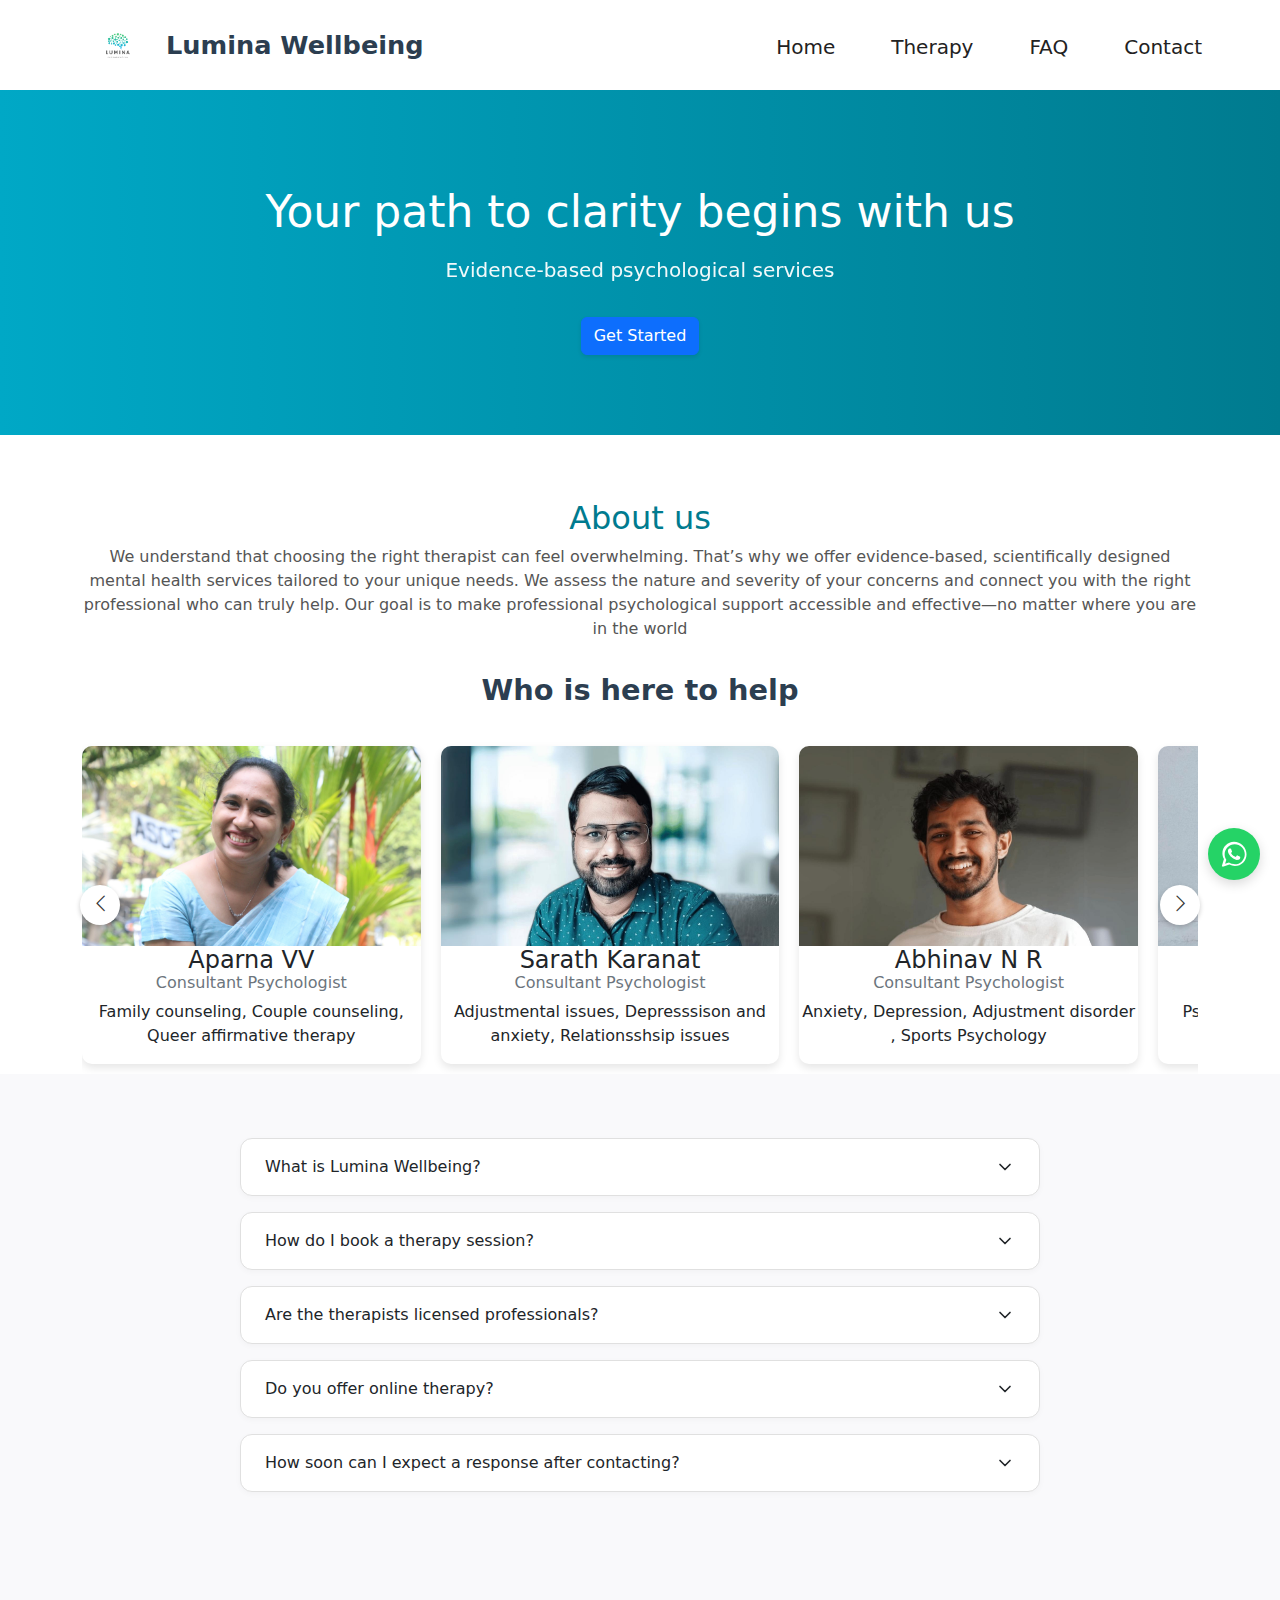
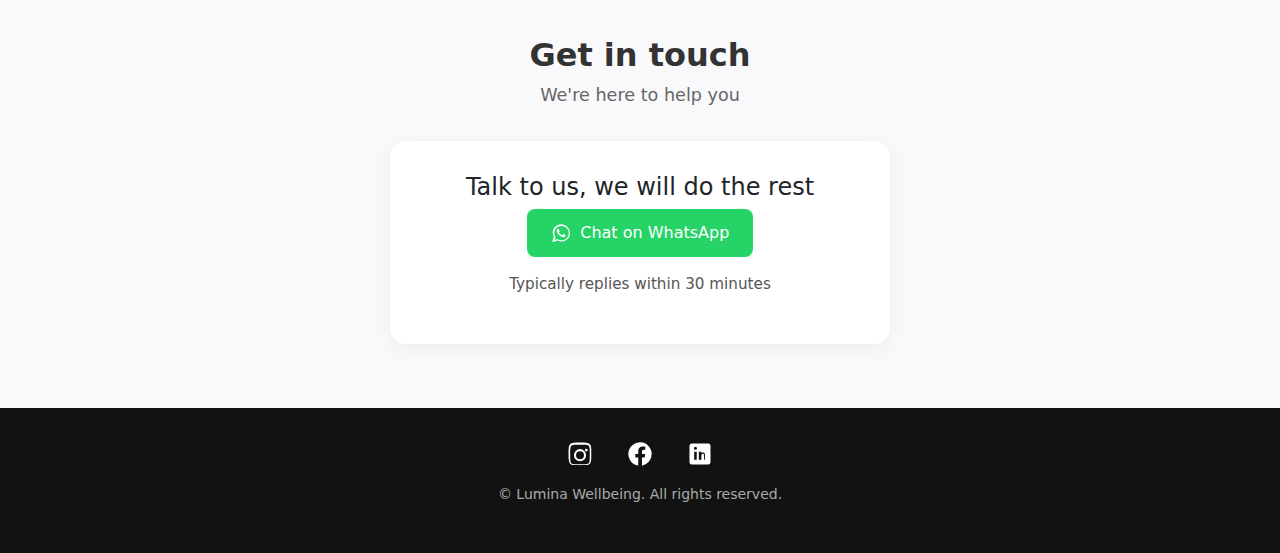
<file: index.html>
<!DOCTYPE html>
<html lang="en">
<head>
  <meta charset="UTF-8" />
  <meta name="viewport" content="width=device-width, initial-scale=1.0"/>
  <title>Lumina Wellbeing | Mental Health Services</title>
  <meta name="description" content="Professional psychological services with evidence-based therapy approaches">

  <!-- Preconnect and Preload -->
  <link rel="preconnect" href="https://fonts.googleapis.com" />
  <link rel="preconnect" href="https://fonts.gstatic.com" crossorigin />
  <link rel="preload" href="https://fonts.googleapis.com/css2?family=Inter:wght@400;500;700&display=swap" as="style" />
  <link rel="preload" href="./css/style.css" as="style" />

  <!-- Fonts and Styles -->
  <link href="https://fonts.googleapis.com/css2?family=Inter:wght@400;500;700&display=swap" rel="stylesheet"/>
  <link rel="stylesheet" href="./css/style.css" />

  <!--bootsrap-->
  <link href="https://cdn.jsdelivr.net/npm/bootstrap@5.3.3/dist/css/bootstrap.min.css" rel="stylesheet">
  <link rel="stylesheet" href="https://cdn.jsdelivr.net/npm/bootstrap-icons@1.11.1/font/bootstrap-icons.css">

  <!-- Favicon -->
  <link rel="icon" href="./images/favicon.ico" type="image/x-icon" />
  <link rel="apple-touch-icon" href="./images/apple-touch-icon.png" />
</head>
<body>
  <!-- Header -->
  <header class="bg-white shadow-sm">
    <nav class="navbar navbar-expand-lg navbar-light container">
      <a class="navbar-brand d-flex align-items-center gap-3 text-decoration-none" href="#">
        <a class="navbar-brand d-flex align-items-center gap-3 text-decoration-none" href="#">
          <img src="./images/logo.png" alt="Lumina Logo" class="logo-img" loading="lazy">
          <span class="brand-name">Lumina Wellbeing</span>
        </a>
        
      
      <button class="navbar-toggler" type="button" data-bs-toggle="collapse" data-bs-target="#navbarNav" 
        aria-controls="navbarNav" aria-expanded="false" aria-label="Toggle navigation">
        <span class="navbar-toggler-icon"></span>
      </button>
      <div class="collapse navbar-collapse justify-content-end" id="navbarNav">
        <ul class="navbar-nav">
          <li class="nav-item">
            <a class="nav-link" href="#home">Home</a>
          </li>
          <li class="nav-item">
            <a class="nav-link" href="#therapy">Therapy</a>
          </li>
          <li class="nav-item">
            <a class="nav-link" href="#faq">FAQ</a>
          </li>
          <li class="nav-item">
            <a class="nav-link" href="#contact">Contact</a>
          </li>
        </ul>
      </div>
    </nav>
  </header>

  <!-- Main Content -->
  <main>
    <section id="home" class="hero">
      <div class="container">
        <h1 class="hero-title">Your path to clarity begins with us</h1>
        <p class="hero-subtitle">Evidence-based psychological services</p>
        <div class="hero-cta">
          <a href="#contact" class="btn btn-primary">Get Started</a>
        </div>
      </div>
      <div class="hero-overlay"></div>
    </section>

    <section id="therapy" class="therapy mb-0">
      <div class="container">
        <div class="section-header">
          <h2 class="section-title">About us</h2>
          <p class="section-description">We understand that choosing the right therapist can feel overwhelming. That’s why we offer evidence-based, scientifically designed mental health services tailored to your unique needs. We assess the nature and severity of your concerns and connect you with the right professional who can truly help. Our goal is to make professional psychological support accessible and effective—no matter where you are in the world</p>
        </div>
        <div class="sectionContent">
          <h1 class="Asentence mb-1">Who is here to help</h1>
        </div>
      </div>
    </section>
    <section class="therapist-gallery-scroll pt-0 pb-0">
      <div class="container position-relative">
        <!-- Arrows -->
        <button class="scroll-arrow left" aria-label="Scroll left"><i class="bi bi-chevron-left"></i></button>
    
        <!-- Track -->
        <div class="scroll-track">
          <div class="scroll-container text-center">
            <!-- Original Cards -->
            <div class="therapist-card">
              <img src="./images/1.jpeg" alt="Aparna VV">
              <div class="card-body">
                <h4>Aparna VV</h4>
                <h6 class="text-secondary title">Consultant Psychologist</h6>
                <p>Family counseling, Couple counseling, Queer affirmative therapy</p>
              </div>
            </div>
            <div class="therapist-card">
              <img src="./images/6.jpeg" alt="Sarath karana">
              <div class="card-body">
                <h4>Sarath Karanat</h4>
                <h6 class="text-secondary title" >Consultant Psychologist</h6>
                <p>Adjustmental issues, Depresssison and anxiety, Relationsshsip issues</p>
              </div>
            </div>
            <div class="therapist-card">
              <img src="./images/2.jpeg" alt="Abhinav N R ">
              <div class="card-body">
                <h4>Abhinav N R </h4>
                <h6 class="text-secondary title">Consultant Psychologist</h6>
                <p>Anxiety, Depression, Adjustment disorder , Sports Psychology</p>
              </div>
            </div>
            <div class="therapist-card">
              <img src="./images/4.jpeg" alt="Ananya P">
              <div class="card-body">
                <h4>Ananya P</h4>
                <h6 class="text-secondary title">Clinical psychologist</h6>
                <p>Psychotherapy for clinical disorders, Couple therapy</p>
              </div>
            </div>
            <div class="therapist-card">
              <img src="./images/7.jpeg" alt="Riyas rumi">
              <div class="card-body">
                <h4>Riyas Rumi</h4>
                <h6 class="text-secondary title">Career counselor</h6>
                <p>Career Aptitude testing, Career counseling, Psychotherapy</p>
              </div>
            </div>
            <div class="therapist-card">
              <img src="./images/9.jpeg" alt="Denna Mariya">
              <div class="card-body">
                <h4>Denna Mariya</h4>
                <h6 class="text-secondary title">Consultant Psychologist</h6>
                <p>Behavioural issues (Children),Adjustmental disorder</p>
              </div>
            </div>
            <div class="therapist-card">
              <img src="./images/8.jpeg" alt="Anjima CT">
              <div class="card-body">
                <h4>Anjima CT</h4>
                <h6 class="text-secondary title">Consultant Psychologist</h6>
                <p>ADHD, Behavioural issues (Children), Adjustmental disorder</p>
              </div>
            </div>
            <div class="therapist-card">
              <img src="./images/3.jpeg" alt="Mohasin V">
              <div class="card-body">
                <h4>Mohasin V</h4>
                <h6 class="text-secondary title">Counseling and Sports psychologist</h6>
                <p> Adjustmental disorder, Psychological support to sports persons</p>
              </div>
            </div>
            <div class="therapist-card">
              <img src="./images/12.jpeg" alt="Adhila Haroon">
              <div class="card-body">
                <h4>Adhila Haroon</h4>
                <h6 class="text-secondary title">Consultant Psychologist</h6>
                <p>Trauma informed care, Anxiety.</p>
              </div>
            </div>
            <div class="therapist-card">
              <img src="./images/11.jpeg" alt="Avinash AC">
              <div class="card-body">
                <h4>Avinash AC</h4>
                <h6 class="text-secondary title">Consultant Psychologist</h6>
                <p>Anxiety, Couple counseling</p>
              </div>
            </div>
            <div class="therapist-card">
              <img src="./images/10.jpeg" alt="Ajmal CP">
              <div class="card-body">
                <h4>Ajmal CP</h4>
                <h6 class="text-secondary title">Consultant Psychologist</h6>
                <p>Existential counseling, Couple counseling.</p>
              </div>
            </div>
            <div class="therapist-card">
              <img src="./images/5.jpg" alt="DR Vivek">
              <div class="card-body">
                <h4>DR Vivek</h4>
                <h6 class="text-secondary title">Consultant psychiatrist</h6>
                <p>Psychatric problems</p>
              </div>
            </div>
          </div>
        </div>
    
        <button class="scroll-arrow right" aria-label="Scroll right"><i class="bi bi-chevron-right"></i></button>
      </div>
    </section>

    <section id="faq" class="faq">
      <div class="faq-accordion">
        <details class="faq-item">
          <summary class="faq-question">
            What is Lumina Wellbeing?
            <svg class="accordion-icon" viewBox="0 0 24 24" fill="none">
              <path d="M6 9L12 15L18 9" stroke="currentColor" stroke-width="2" stroke-linecap="round" stroke-linejoin="round" />
            </svg>
          </summary>
          <div class="faq-answer">
            <p>Lumina Wellbeing offers evidence-based therapy tailored to individual needs, helping clients achieve mental clarity and emotional resilience.</p>
          </div>
        </details>
      
        <details class="faq-item">
          <summary class="faq-question">
            How do I book a therapy session?
            <svg class="accordion-icon" viewBox="0 0 24 24" fill="none">
              <path d="M6 9L12 15L18 9" stroke="currentColor" stroke-width="2" stroke-linecap="round" stroke-linejoin="round" />
            </svg>
          </summary>
          <div class="faq-answer">
            <p>You can book a session through our website by clicking on “Book Session” or directly messaging us via WhatsApp for faster coordination.</p>
          </div>
        </details>
      
        <details class="faq-item">
          <summary class="faq-question">
            Are the therapists licensed professionals?
            <svg class="accordion-icon" viewBox="0 0 24 24" fill="none">
              <path d="M6 9L12 15L18 9" stroke="currentColor" stroke-width="2" stroke-linecap="round" stroke-linejoin="round" />
            </svg>
          </summary>
          <div class="faq-answer">
            <p>Yes, all our therapists are certified, experienced, and follow ethical standards for psychological care.</p>
          </div>
        </details>
      
        <details class="faq-item">
          <summary class="faq-question">
            Do you offer online therapy?
            <svg class="accordion-icon" viewBox="0 0 24 24" fill="none">
              <path d="M6 9L12 15L18 9" stroke="currentColor" stroke-width="2" stroke-linecap="round" stroke-linejoin="round" />
            </svg>
          </summary>
          <div class="faq-answer">
            <p>Yes, we provide flexible online sessions via secure video platforms, allowing you to connect from the comfort of your home.</p>
          </div>
        </details>
      
        <details class="faq-item">
          <summary class="faq-question">
            How soon can I expect a response after contacting?
            <svg class="accordion-icon" viewBox="0 0 24 24" fill="none">
              <path d="M6 9L12 15L18 9" stroke="currentColor" stroke-width="2" stroke-linecap="round" stroke-linejoin="round" />
            </svg>
          </summary>
          <div class="faq-answer">
            <p>We typically respond within 30 minutes during working hours via WhatsApp or email.</p>
          </div>
        </details>
      </div>
      
    </section>

    <section id="contact" class="contact">
      <div class="container">
        <div class="section-header">
          <h2 class="section-title">Get in touch</h2>
          <p class="section-description">We're here to help you</p>
        </div>
        <div class="contact-content">
          <div class="contact-info">
            <h4>Talk to us, we will do the rest</h4>
            <a href="https://wa.me/918281944181?text=Hello%20Lumina%20Solutions%2C%20I'd%20like%20to%20learn%20more%20about%20your%20therapy%20services."  class="whatsapp-btn">
              <img src="./images/whatsapp.svg" alt="" aria-hidden="true" />
              Chat on WhatsApp
            </a>
            <p class="response-time">Typically replies within 30 minutes</p>
          </div>
        </div>
      </div>
    </section>
  </main>

  <!-- Footer -->
  <footer class="footer">
    <div class="container">
      <div class="footer-social">
        <a href="https://www.instagram.com/luminawellbeing_" target="_blank" aria-label="Instagram">
          <img src="./images/instagram.svg" alt="Instagram" />
        </a>
        <a href="https://www.facebook.com/share/1BXPpG7U9v/" target="_blank" aria-label="Facebook">
          <img src="./images/facebook.svg" alt="Facebook" />
        </a>
        <a href="https://www.linkedin.com/in/LuminaPsychologicalSolutions" target="_blank" aria-label="LinkedIn">
          <img src="./images/linkedin.svg" alt="LinkedIn" />
        </a>
      </div>
      <div class="footer-bottom">
        <p>&copy; <span id="current-year"></span> Lumina Wellbeing. All rights reserved.</p>
      </div>
    </div>
  </footer>
  

  <a href="https://wa.me/918281944181?text=Hello%20Lumina%20Solutions%2C%20I'd%20like%20to%20learn%20more%20about%20your%20therapy%20services."  
   class="whatsapp-float" 
   target="_blank" 
   aria-label="Chat with us on WhatsApp">
  <img src="./images/whatsapp.svg" alt="WhatsApp Icon" />
</a>

  
  
  <script src="./js/script.js" defer></script>
  <script src="https://cdn.jsdelivr.net/npm/bootstrap@5.3.3/dist/js/bootstrap.bundle.min.js"></script>
  <script>
    document.addEventListener('DOMContentLoaded', function() {
    const track = document.querySelector('.scroll-track');
    const container = document.querySelector('.scroll-container');
    const cards = document.querySelectorAll('.therapist-card');
    const leftArrow = document.querySelector('.scroll-arrow.left');
    const rightArrow = document.querySelector('.scroll-arrow.right');
    
    // Calculate card width including margin
    const cardStyle = window.getComputedStyle(cards[0]);
    const cardWidth = cards[0].offsetWidth + 
      parseInt(cardStyle.marginLeft) + 
      parseInt(cardStyle.marginRight);
    
    // Arrow click functionality
    leftArrow.addEventListener('click', () => {
      track.scrollBy({
        left: -cardWidth,
        behavior: 'smooth'
      });
    });
    
    rightArrow.addEventListener('click', () => {
      track.scrollBy({
        left: cardWidth,
        behavior: 'smooth'
      });
    });
    
    // Touch/swipe functionality
    let touchStartX = 0;
    let touchEndX = 0;
    
    track.addEventListener('touchstart', (e) => {
      touchStartX = e.changedTouches[0].screenX;
    }, {passive: true});
    
    track.addEventListener('touchend', (e) => {
      touchEndX = e.changedTouches[0].screenX;
      handleSwipe();
    }, {passive: true});
    
    // Mouse drag functionality for desktop
    let isDown = false;
    let startX;
    let scrollLeft;
    
    track.addEventListener('mousedown', (e) => {
      isDown = true;
      startX = e.pageX - track.offsetLeft;
      scrollLeft = track.scrollLeft;
    });
    
    track.addEventListener('mouseleave', () => {
      isDown = false;
    });
    
    track.addEventListener('mouseup', () => {
      isDown = false;
    });
    
    track.addEventListener('mousemove', (e) => {
      if(!isDown) return;
      e.preventDefault();
      const x = e.pageX - track.offsetLeft;
      const walk = (x - startX) * 2; // Scroll-fastness
      track.scrollLeft = scrollLeft - walk;
    });
    
    function handleSwipe() {
      const threshold = 50; // Minimum swipe distance
      
      if (touchEndX < touchStartX - threshold) {
        // Swipe left
        track.scrollBy({
          left: cardWidth,
          behavior: 'smooth'
        });
      } else if (touchEndX > touchStartX + threshold) {
        // Swipe right
        track.scrollBy({
          left: -cardWidth,
          behavior: 'smooth'
        });
      }
    }
    
    // Hide arrows when at extremes
    function checkArrows() {
      leftArrow.style.display = track.scrollLeft <= 0 ? 'none' : 'flex';
      rightArrow.style.display = track.scrollLeft >= (container.scrollWidth - track.offsetWidth) ? 'none' : 'flex';
    }
    
    track.addEventListener('scroll', checkArrows);
    window.addEventListener('resize', checkArrows);
    checkArrows();
  });
  </script> 
</body>
</html>
</file>
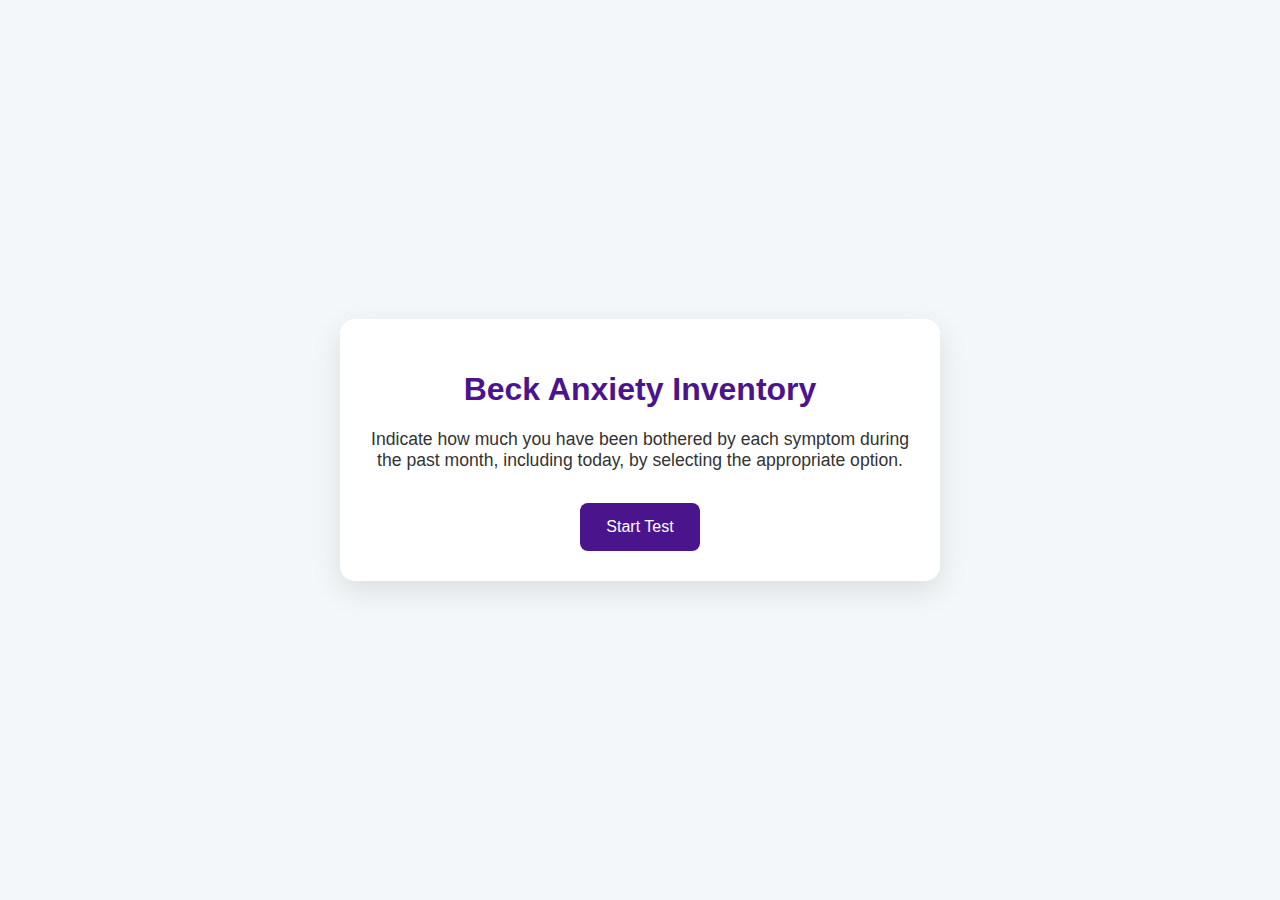
<file: AnxietyTest.html>
<!DOCTYPE html>
<html lang="en">
<head>
    <meta charset="UTF-8" />
    <meta name="viewport" content="width=device-width, initial-scale=1.0" />
    <title>Beck Anxiety Inventory</title>
    <style>
        :root {
            --primary-color: #4A148C; /* Deep Purple */
            --secondary-color: #7E57C2; /* Lighter Purple */
            --accent-color: #007BFF; /* Bright Blue */
            --background-color: #f4f7f9;
            --text-color: #333;
            --container-bg: #ffffff;
            --success-color: #28a745; /* Green */
            --info-color: #ffc107;    /* Yellow */
            --warning-color: #fd7e14; /* Orange */
            --danger-color: #dc3545;  /* Red */
        }

        body {
            font-family: -apple-system, BlinkMacSystemFont, 'Segoe UI', Roboto, Oxygen,
                Ubuntu, Cantarell, 'Open Sans', 'Helvetica Neue', sans-serif;
            background: var(--background-color);
            display: flex;
            justify-content: center;
            align-items: center;
            min-height: 100vh;
            margin: 0;
            padding: 1rem;
            box-sizing: border-box;
        }

        .app-container {
            width: 100%;
            max-width: 600px;
        }

        .app {
            background: var(--container-bg);
            border-radius: 15px;
            padding: 30px;
            box-shadow: 0 10px 30px rgba(0, 0, 0, 0.1);
            text-align: center;
            transition: opacity 0.5s ease-in-out;
        }

        .app.fade-out {
            opacity: 0;
        }

        h1, h2 {
            color: var(--primary-color);
        }
        
        .start-page p {
            color: var(--text-color);
            margin-bottom: 2rem;
            font-size: 1.1rem;
        }

        .progress-bar {
            width: 100%;
            background: #e0e0e0;
            border-radius: 10px;
            overflow: hidden;
            margin-bottom: 20px;
        }

        .progress {
            height: 10px;
            background: linear-gradient(90deg, var(--accent-color), var(--secondary-color));
            transition: width 0.3s ease-in-out;
        }
        
        .question-section p {
            font-size: 1.3rem;
            color: var(--text-color);
            margin-bottom: 20px;
            min-height: 60px;
        }

        .options {
            display: flex;
            flex-direction: column;
            align-items: center;
            margin-bottom: 20px;
        }

        .options div {
            width: 100%;
            margin: 5px 0;
        }

        .options label {
            background: #f8f9fa;
            border: 2px solid #dee2e6;
            border-radius: 10px;
            padding: 15px;
            width: 100%;
            cursor: pointer;
            transition: background 0.2s, transform 0.1s;
            display: block;
            box-sizing: border-box;
        }

        .options label:hover {
            background: #e9ecef;
            transform: scale(1.02);
        }
        
        .options input[type='radio'] {
            display: none;
        }

        .options input[type='radio']:checked + label {
            background: var(--secondary-color);
            color: white;
            border-color: var(--primary-color);
        }

        .navigation {
            display: flex;
            justify-content: space-between;
            margin-top: 1rem;
        }

        button {
            background-color: var(--primary-color);
            color: white;
            border: none;
            padding: 15px 0;
            width: 120px;
            text-align: center;
            text-decoration: none;
            display: inline-block;
            font-size: 1rem;
            cursor: pointer;
            border-radius: 8px;
            transition: background-color 0.3s, transform 0.1s;
        }
        
        button.back-btn {
            background-color: var(--secondary-color);
        }

        button:hover:not(:disabled) {
            background-color: #311B92; /* Darker Purple */
            transform: scale(1.05);
        }
        
        button.back-btn:hover:not(:disabled) {
            background-color: #5E35B1; /* Darker Lighter Purple */
        }

        button:disabled {
            background-color: #cccccc;
            cursor: not-allowed;
        }

        .results-section {
            text-align: center;
        }

        .results-section .interpretation-level {
            font-size: 1.8rem;
            font-weight: bold;
            margin: 1.5rem 0 0.5rem;
            text-align: center;
        }
        .results-section .interpretation-level.minimal { color: var(--success-color); }
        .results-section .interpretation-level.mild { color: var(--info-color); }
        .results-section .interpretation-level.moderate { color: var(--warning-color); }
        .results-section .interpretation-level.severe { color: var(--danger-color); }
        
        .results-section .interpretation-text {
            font-size: 1.1rem;
            color: var(--text-color);
            margin-bottom: 1.5rem;
        }

        .results-section p {
            font-size: 1.1rem;
        }

        .results-section strong {
            font-size: 1.3rem;
        }
        
        .disclaimer {
            font-size: 0.9rem;
            color: var(--secondary-color);
            margin-top: 2rem;
            text-align: justify;
        }
    </style>
     <script async src="https://www.googletagmanager.com/gtag/js?id=G-KN44E87X3Q"></script>
    <script>
    window.dataLayer = window.dataLayer || [];
    function gtag(){dataLayer.push(arguments);}
    gtag('js', new Date());

    gtag('config', 'G-KN44E87X3Q');
    </script>
    
</head>
<body>
    <div id="app-root" class="app-container"></div>

    <script>
        const questions = [
            { text: "Numbness or tingling" },
            { text: "Feeling hot" },
            { text: "Wobbliness in legs" },
            { text: "Unable to relax" },
            { text: "Fear of worst happening" },
            { text: "Dizzy or lightheaded" },
            { text: "Heart pounding / racing" },
            { text: "Unsteady" },
            { text: "Terrified or afraid" },
            { text: "Nervous" },
            { text: "Feeling of choking" },
            { text: "Hands trembling" },
            { text: "Shaky / unsteady" },
            { text: "Fear of losing control" },
            { text: "Difficulty in breathing" },
            { text: "Fear of dying" },
            { text: "Scared" },
            { text: "Indigestion" },
            { text: "Faint / lightheaded" },
            { text: "Face flushed" },
            { text: "Hot / cold sweats" },
        ];

        let currentQuestion = 0;
        let scores = Array(questions.length).fill(null);
        let appState = 'start'; // 'start', 'test', 'results'

        function getInterpretation(score) {
            if (score >= 0 && score <= 7) {
                return { level: "Minimal Anxiety", description: "You are experiencing a minimal level of anxiety. Your symptoms are likely not disruptive to your daily life.", className: "minimal" };
            } else if (score >= 8 && score <= 15) {
                return { level: "Mild Anxiety", description: "You are experiencing a mild level of anxiety. While your symptoms may be uncomfortable, they are likely manageable.", className: "mild" };
            } else if (score >= 16 && score <= 25) {
                return { level: "Moderate Anxiety", description: "You are experiencing a moderate level of anxiety. Your symptoms may be causing you some distress and interfering with your daily activities.", className: "moderate" };
            } else {
                return { level: "Severe Anxiety", description: "You are experiencing a severe level of anxiety. Your symptoms are likely causing you significant distress and are probably interfering with your daily life.", className: "severe" };
            }
        }
        
        function render() {
            const appRoot = document.getElementById('app-root');
            appRoot.innerHTML = '';
            const appDiv = document.createElement('div');
            appDiv.className = 'app';
            appRoot.appendChild(appDiv);

            if (appState === 'start') {
                appDiv.innerHTML = `
                    <div class="start-page">
                        <h1>Beck Anxiety Inventory</h1>
                        <p>Indicate how much you have been bothered by each symptom during the past month, including today, by selecting the appropriate option.</p>
                        <button onclick="startTest()">Start Test</button>
                    </div>
                `;
            } else if (appState === 'test') {
                const currentQ = questions[currentQuestion];
                appDiv.innerHTML = `
                    <div class="question-section">
                        <div class="progress-bar">
                            <div class="progress" style="width: ${((currentQuestion) / questions.length) * 100}%;"></div>
                        </div>
                        <p>${currentQ.text}</p>
                        <div class="options">
                            ${[
                                { score: 0, label: "Not at all" },
                                { score: 1, label: "Mildly, but it didn’t bother me much" },
                                { score: 2, label: "Moderately – it wasn’t pleasant at times" },
                                { score: 3, label: "Severely – it bothered me a lot" },
                            ].map(({ score, label }) => `
                                <div>
                                    <input
                                        type="radio"
                                        id="option-${score}"
                                        name="question-${currentQuestion}"
                                        value="${score}"
                                        onchange="handleScoreChange(${score})"
                                    />
                                    <label for="option-${score}">${label}</label>
                                </div>
                            `).join('')}
                        </div>
                        <div class="navigation">
                            <button class="back-btn" onclick="goBack()">Back</button>
                        </div>
                    </div>
                `;
            } else if (appState === 'results') {
             
                const totalScore = scores.reduce((acc, curr) => acc + curr, 0);
                const interpretation = getInterpretation(totalScore);
                appDiv.innerHTML = `
                    <div class="results-section">
                        <h2>Your Results</h2>
                        <p>Your total score is: <strong>${totalScore}/63</strong></p>
                        <h3 class="interpretation-level ${interpretation.className}">${interpretation.level}</h3>
                        <p class="interpretation-text">${interpretation.description}</p>
                        <p class="disclaimer">
                            <strong>Disclaimer:</strong> This is a self-report inventory. The results are for informational purposes only and should not be considered a substitute for a professional psychological evaluation. For a proper diagnosis and treatment, please consult a qualified mental health professional.
                        </p>
                         <div class="navigation">
                            <button onclick="resetTest()">Take Again</button>
                        </div>
                    </div>
                `;
            }
        }
        
        function handleScoreChange(score) {
            scores[currentQuestion] = score;
            
            const appDiv = document.querySelector('.app');
            appDiv.classList.add('fade-out');

            setTimeout(() => {
                if (currentQuestion < questions.length - 1) {
                    currentQuestion++;
                } else {
                  const totalScore = scores.reduce((a, b) => a + b, 0);

                  gtag('event', 'test_completed', {
                    test_name: 'beck_anxiety_inventory',
                    total_score: totalScore
                });
                    appState = 'results';
                }
                render();
                const newAppDiv = document.querySelector('.app');
                newAppDiv.classList.add('fade-out');
                setTimeout(() => newAppDiv.classList.remove('fade-out'), 10);
            }, 500);
        }

        function startTest() {
          gtag('event', 'test_started', {
            test_name: 'Beck_Anxiety_Inventory'
          });
          appState = 'test';
          render();
        }

        function goBack() {
             const appDiv = document.querySelector('.app');
            appDiv.classList.add('fade-out');

            setTimeout(() => {
                if(appState === 'results'){
                    appState = 'test';
                } else if (appState === 'test' && currentQuestion > 0) {
                    currentQuestion--;
                } else {
                    appState = 'start';
                }
                render();
                 const newAppDiv = document.querySelector('.app');
                newAppDiv.classList.add('fade-out');
                setTimeout(() => newAppDiv.classList.remove('fade-out'), 10);
            }, 500);
        }

        function resetTest() {
            currentQuestion = 0;
            scores = Array(questions.length).fill(null);
            appState = 'start';
            render();
        }

        document.addEventListener('DOMContentLoaded', render);

      window.addEventListener('load', () => {
  gtag('event', 'page_loaded_test', {
    page_name: 'beck_anxiety_inventory'
  });
});

    </script>
</body>
</html>
</file>
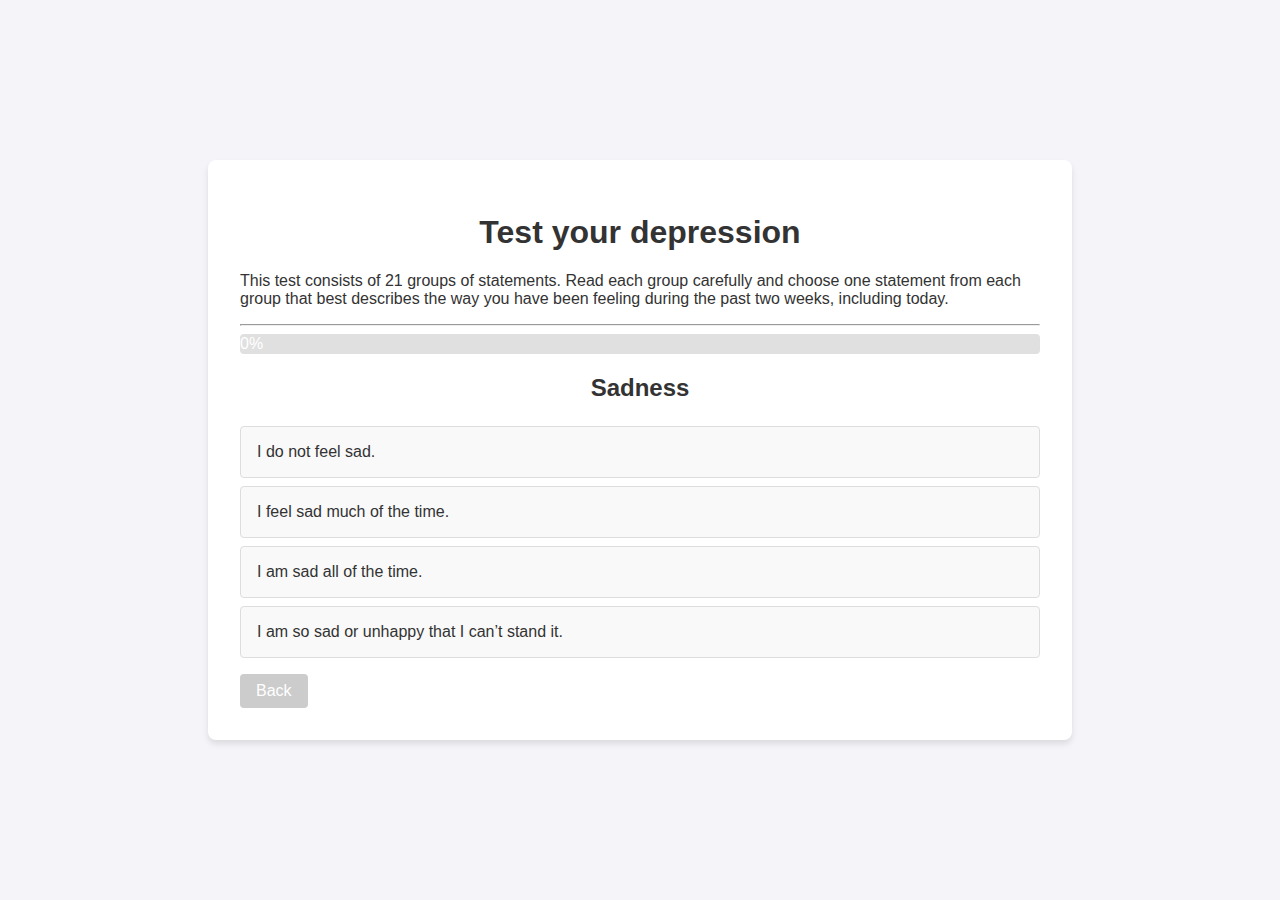
<file: depression-test.html>
<!DOCTYPE html>
<html lang="en">
<head>
  <meta charset="UTF-8">
  <meta name="viewport" content="width=device-width, initial-scale=1.0">
  <title>Beck Depression Inventory</title>
  <style>
    body {
      font-family: -apple-system, BlinkMacSystemFont, 'Segoe UI', Roboto, 'Helvetica Neue', Arial, sans-serif;
      background-color: #f4f4f9;
      color: #333;
      display: flex;
      justify-content: center;
      align-items: center;
      min-height: 100vh;
      margin: 0;
    }
    .container {
      background: #fff;
      padding: 2rem;
      border-radius: 8px;
      box-shadow: 0 4px 6px rgba(0, 0, 0, 0.1);
      max-width: 800px;
      width: 100%;
      margin: 1rem;
    }
    h1, h2 {
      text-align: center;
    }
    .question {
      margin-bottom: 1.5rem;
    }
    .options {
      list-style: none;
      padding: 0;
    }
    .options li {
      background: #f9f9f9;
      border: 1px solid #ddd;
      border-radius: 4px;
      margin-bottom: 0.5rem;
      padding: 1rem;
      cursor: pointer;
      transition: background-color 0.2s;
    }
    .options li:hover {
      background-color: #e9e9e9;
    }
    .progress-bar {
      width: 100%;
      background-color: #e0e0e0;
      border-radius: 4px;
      overflow: hidden;
      margin-bottom: 1rem;
    }
    .progress {
      width: 0;
      height: 20px;
      background-color: #76c7c0;
      text-align: center;
      line-height: 20px;
      color: white;
      transition: width 0.3s;
    }
    .results {
      text-align: center;
    }
    .disclaimer {
      background-color: #fff3cd;
      border: 1px solid #ffeeba;
      border-radius: 4px;
      padding: 1rem;
      margin-top: 1rem;
    }
    .navigation {
      display: flex;
      justify-content: space-between;
      margin-top: 1rem;
    }
    .btn {
      background-color: #76c7c0;
      color: white;
      border: none;
      padding: 0.5rem 1rem;
      border-radius: 4px;
      cursor: pointer;
      font-size: 1rem;
    }
    .btn:disabled {
      background-color: #ccc;
      cursor: not-allowed;
    }
    @media (max-width: 600px) {
      .container {
        padding: 1rem;
      }
    }
  </style>
</head>
<body>
  <div class="container" id="quiz-container">
    <h1>Test your depression</h1>
    <p>This test consists of 21 groups of statements. Read each group carefully and choose one statement from each group that best describes the way you have been feeling during the past two weeks, including today.</p>
        <hr>
    <div class="progress-bar">
      <div class="progress" id="progress">0%</div>
    </div>
    <div id="question-container"></div>
  </div>

  <script>
    const questions = [
      {
        question: "Sadness",
        options: [
          { text: "I do not feel sad.", score: 0 },
          { text: "I feel sad much of the time.", score: 1 },
          { text: "I am sad all of the time.", score: 2 },
          { text: "I am so sad or unhappy that I can’t stand it.", score: 3 },
        ],
      },
      {
        question: "Pessimism",
        options: [
          { text: "I am not discouraged about my future.", score: 0 },
          { text: "I feel more discouraged about my future than I used to be.", score: 1 },
          { text: "I do not expect things to work out for me.", score: 2 },
          { text: "I feel my future is hopeless and will only get worse.", score: 3 },
        ],
      },
      {
        question: "Past Failure",
        options: [
          { text: "I do not feel like a failure.", score: 0 },
          { text: "I have failed more than I should have.", score: 1 },
          { text: "As I look back, I see a lot of failures.", score: 2 },
          { text: "I feel I am a total failure as a person.", score: 3 },
        ],
      },
      {
        question: "Loss of Pleasure",
        options: [
          { text: "I get as much pleasure as I ever did from the things I enjoy.", score: 0 },
          { text: "I don’t enjoy things as much as I used to.", score: 1 },
          { text: "I get very little pleasure from the things I used to enjoy.", score: 2 },
          { text: "I can’t get any pleasure from the things I used to enjoy.", score: 3 },
        ],
      },
      {
        question: "Guilty Feelings",
        options: [
          { text: "I don’t feel particularly guilty.", score: 0 },
          { text: "I feel guilty over many things I have done or should have done.", score: 1 },
          { text: "I feel quite guilty most of the time.", score: 2 },
          { text: "I feel guilty all of the time.", score: 3 },
        ],
      },
      {
        question: "Punishment Feelings",
        options: [
          { text: "I don’t feel I am being punished.", score: 0 },
          { text: "I feel I may be punished.", score: 1 },
          { text: "I expect to be punished.", score: 2 },
          { text: "I feel I am being punished.", score: 3 },
        ],
      },
      {
        question: "Self-Dislike",
        options: [
          { text: "I feel the same about myself as ever.", score: 0 },
          { text: "I have lost confidence in myself.", score: 1 },
          { text: "I am disappointed in myself.", score: 2 },
          { text: "I dislike myself.", score: 3 },
        ],
      },
      {
        question: "Self-Criticalness",
        options: [
          { text: "I don’t criticize or blame myself more than usual.", score: 0 },
          { text: "I criticize myself more often than I used to.", score: 1 },
          { text: "I blame myself for all of my faults.", score: 2 },
          { text: "I blame myself for everything bad that happens.", score: 3 },
        ],
      },
      {
        question: "Suicidal Thoughts or Wishes",
        options: [
          { text: "I don’t have any thoughts of killing myself.", score: 0 },
          { text: "I have thoughts of killing myself, but I would not carry them out.", score: 1 },
          { text: "I would like to kill myself.", score: 2 },
          { text: "I would kill myself if I had the chance.", score: 3 },
        ],
      },
      {
        question: "Crying",
        options: [
          { text: "I don’t cry any more than I used to.", score: 0 },
          { text: "I cry more than I used to.", score: 1 },
          { text: "I cry over every little thing.", score: 2 },
          { text: "I feel like crying, but I can’t.", score: 3 },
        ],
      },
      {
        question: "Agitation",
        options: [
          { text: "I am no more restless or wound up than usual.", score: 0 },
          { text: "I feel more restless or wound up than usual.", score: 1 },
          { text: "I am so restless or agitated that it’s hard to stay still.", score: 2 },
          { text: "I am so restless or agitated that I have to keep moving or doing something.", score: 3 },
        ],
      },
      {
        question: "Loss of Interest",
        options: [
          { text: "I have not lost interest in other people or activities.", score: 0 },
          { text: "I am less interested in other people or things than before.", score: 1 },
          { text: "I have lost most of my interest in other people or things.", score: 2 },
          { text: "It’s hard to get interested in anything.", score: 3 },
        ],
      },
      {
        question: "Indecisiveness",
        options: [
          { text: "I make decisions about as well as ever.", score: 0 },
          { text: "I find it more difficult to make decisions than usual.", score: 1 },
          { text: "I have much greater difficulty making decisions than I used to.", score: 2 },
          { text: "I have trouble making any decisions.", score: 3 },
        ],
      },
      {
        question: "Worthlessness",
        options: [
          { text: "I do not feel I am worthless.", score: 0 },
          { text: "I don’t consider myself as worthwhile and useful as I used to be.", score: 1 },
          { text: "I feel more worthless as compared to other people.", score: 2 },
          { text: "I feel utterly worthless.", score: 3 },
        ],
      },
      {
        question: "Loss of Energy",
        options: [
          { text: "I have as much energy as ever.", score: 0 },
          { text: "I have less energy than I used to have.", score: 1 },
          { text: "I don’t have enough energy to do very much.", score: 2 },
          { text: "I don’t have enough energy to do anything.", score: 3 },
        ],
      },
      {
        question: "Changes in Sleeping Pattern",
        options: [
          { text: "I have not experienced any change in my sleeping pattern.", score: 0 },
          { text: "I sleep somewhat more than usual.", score: 1 },
          { text: "I sleep somewhat less than usual.", score: 1 },
          { text: "I sleep a lot more than usual.", score: 2 },
          { text: "I sleep a lot less than usual.", score: 2 },
          { text: "I sleep most of the day.", score: 3 },
          { text: "I wake up 1–2 hours early and can’t get back to sleep.", score: 3 },
        ],
      },
      {
        question: "Irritability",
        options: [
          { text: "I am no more irritable than usual.", score: 0 },
          { text: "I am more irritable than usual.", score: 1 },
          { text: "I am much more irritable than usual.", score: 2 },
          { text: "I am irritable all the time.", score: 3 },
        ],
      },
      {
        question: "Changes in Appetite",
        options: [
          { text: "I have not experienced any change in my appetite.", score: 0 },
          { text: "My appetite is somewhat less than usual.", score: 1 },
          { text: "My appetite is somewhat greater than usual.", score: 1 },
          { text: "My appetite is much less than usual.", score: 2 },
          { text: "My appetite is much greater than usual.", score: 2 },
          { text: "I have no appetite at all.", score: 3 },
          { text: "I crave food all the time.", score: 3 },
        ],
      },
      {
        question: "Concentration Difficulty",
        options: [
          { text: "I can concentrate as well as ever.", score: 0 },
          { text: "I can’t concentrate as well as usual.", score: 1 },
          { text: "It’s hard to keep my mind on anything for very long.", score: 2 },
          { text: "I find I can’t concentrate on anything.", score: 3 },
        ],
      },
      {
        question: "Tiredness or Fatigue",
        options: [
          { text: "I am no more tired or fatigued than usual.", score: 0 },
          { text: "I get tired or fatigued more easily than usual.", score: 1 },
          { text: "I am too tired or fatigued to do most of the things I used to do.", score: 2 },
          { text: "I am too tired or fatigued to do anything.", score: 3 },
        ],
      },
      {
        question: "Loss of Interest in Sex",
        options: [
          { text: "I have not noticed any recent change in my interest in sex.", score: 0 },
          { text: "I am less interested in sex than I used to be.", score: 1 },
          { text: "I am much less interested in sex now.", score: 2 },
          { text: "I have lost interest in sex completely.", score: 3 },
        ],
      },
    ];

    let currentQuestion = 0;
    let answers = [];

    const questionContainer = document.getElementById('question-container');
    const progressEl = document.getElementById('progress');
    const quizContainer = document.getElementById('quiz-container');

    function showQuestion() {
      const question = questions[currentQuestion];
      const questionEl = document.createElement('div');
      questionEl.className = 'question';
      questionEl.innerHTML = `<h2>${question.question}</h2>`;
      
      const optionsEl = document.createElement('ul');
      optionsEl.className = 'options';

      question.options.forEach(option => {
        const optionEl = document.createElement('li');
        optionEl.innerText = option.text;
        optionEl.addEventListener('click', () => {
          answers.push(option.score);
          currentQuestion++;
          updateProgress();
          if (currentQuestion < questions.length) {
            showQuestion();
          } else {
            showResults();
          }
        });
        optionsEl.appendChild(optionEl);
      });

      const navigationEl = document.createElement('div');
      navigationEl.className = 'navigation';

      const backButton = document.createElement('button');
      backButton.className = 'btn';
      backButton.innerText = 'Back';
      backButton.disabled = currentQuestion === 0;
      backButton.addEventListener('click', () => {
        if (currentQuestion > 0) {
          answers.pop();
          currentQuestion--;
          updateProgress();
          showQuestion();
        }
      });

      navigationEl.appendChild(backButton);

      questionContainer.innerHTML = '';
      questionContainer.appendChild(questionEl);
      questionContainer.appendChild(optionsEl);
      questionContainer.appendChild(navigationEl);
    }

    function updateProgress() {
      const progressPercentage = Math.round(((currentQuestion) / questions.length) * 100);
      progressEl.style.width = `${progressPercentage}%`;
      progressEl.innerText = `${progressPercentage}%`;
    }

    function showResults() {
      const totalScore = answers.reduce((acc, score) => acc + score, 0);
      let depressionLevel = '';

      if (totalScore >= 0 && totalScore <= 13) {
        depressionLevel = 'Minimal';
      } else if (totalScore >= 14 && totalScore <= 19) {
        depressionLevel = 'Mild';
      } else if (totalScore >= 20 && totalScore <= 28) {
        depressionLevel = 'Moderate';
      } else if (totalScore >= 29 && totalScore <= 63) {
        depressionLevel = 'Severe';
      }

      quizContainer.innerHTML = `
        <div class="results">
          <h1>Results</h1>
          <h2>Your score: ${totalScore}</h2>
          <h3>Depression level: ${depressionLevel}</h3>
          <div class="disclaimer">
            <strong>Disclaimer:</strong> This self-assessment is not a substitute for a professional diagnosis.(Consult a qualified mental health professional for an accurate diagnosis). The results of this test are for informational purposes only and should not be considered a diagnosis.
          </div>
          <h2>For a more comprehensive breakdown of your assessment results, please navigate to the detailed <a href="#carousel-link">carousel</a>.</h2>
        </div>
      `;
    }

    showQuestion();
  </script>
</body>
</html>
</file>
<file: css/style.css>
/* --- Global Improvements --- */
body {
  font-family: 'Inter', sans-serif;
  background-color: #f9fafb;
  color: #212529;
  margin: 0;
  line-height: 1.6;
}

h1, h2, h3, h4 {
  line-height: 1.3;
  font-weight: 600;
}
html {
  scroll-behavior: smooth;
}

/* Header Styling */
.header {
  background-color: #ffffff;
  box-shadow: 0 2px 10px rgba(0, 0, 0, 0.06);
  padding: 1.5rem 0;
  position: relative;
  z-index: 10;
}

/* Container inside header */
.header .container {
  display: flex;
  align-items: center;
  justify-content: space-between;
}

/* Logo styling */
.logo-img {
  width: 64px;
  height: auto;
  object-fit: contain;
}

.brand-name {
  font-size: 1.6rem;
  font-weight: 600;
  color: #2c3e50;
  white-space: nowrap;
}


.logo {
  display: flex;
  align-items: center;
  font-size: 1.6rem;
  font-weight: 400;
  color: #333;
  text-decoration: none;
  gap: 0.75rem;
}

.logo img {
  width: 80px;
  height: 80px;
}

/* Navbar */
.navbar ul {
  display: flex;
  gap: 2.5rem;
  list-style: none;
  margin: 0;
  padding: 0;
}

.navbar .nav-link {
  font-size: 1.25rem;
  color: #222;
  text-decoration: none;
  position: relative;
  padding-bottom: 0.25rem;
  transition: color 0.3s ease;
}

/* Hover underline effect */
.navbar .nav-link::after {
  content: "";
  position: absolute;
  left: 0;
  bottom: -4px;
  width: 0%;
  height: 2px;
  background-color: #007bff;
  transition: width 0.3s ease;
}

.navbar .nav-link:hover::after {
  width: 100%;
}

.navbar .nav-link:hover {
  color: #007bff;
}

/* Responsive menu toggle (optional mobile support) */
.menu-toggle {
  display: none; /* Hide by default for desktop */
}

/* Optional: Add smooth scrolling */
html {
  scroll-behavior: smooth;
}

/* --- Hero --- */
.hero {
  background: linear-gradient(to right, #00a8c6, #007b8f);
  color: white;
  text-align: center;
  padding: 6rem 1rem 5rem;
}

.hero-title {
  font-size: 2.75rem;
  margin-bottom: 1rem;
}

.hero-subtitle {
  font-size: 1.25rem;
  opacity: 0.95;
  margin-bottom: 2rem;
}

.hero-cta {
  display: flex;
  flex-wrap: wrap;
  justify-content: center;
  gap: 1rem;
}

/* --- Buttons --- */
.btn {
  display: inline-block;
  padding: 0.75rem 1.5rem;
  font-weight: 600;
  border: none;
  border-radius: 8px;
  transition: all 0.3s ease;
  text-align: center;
  cursor: pointer;
  text-decoration: none;
}

.btn-primary {
  background-color: #ffffff;
  color: #007b8f;
  box-shadow: 0 2px 4px rgba(0,0,0,0.1);
}

.btn-primary:hover {
  background-color: #eafafd;
}

.btn-secondary {
  background-color: #007b8f;
  color: #ffffff;
  border: 2px solid white;
}

.btn-secondary:hover {
  background-color: #005f6b;
}

/* --- Sections --- */
section {
  padding: 4rem 1rem;
}

.section-header {
  text-align: center;
  margin-bottom: 2rem;
}

.section-title {
  font-size: 2rem;
  color: #007b8f;
  margin-bottom: 0.5rem;
}

.section-description {
  color: #555;
}

/* --- Footer --- */
.footer {
  background-color: #121212;
  padding: 2rem 1rem;
  text-align: center;
  color: #ccc;
}

.footer-social {
  display: flex;
  justify-content: center;
  gap: 2rem;
  margin-bottom: 1rem;
}

.footer-social a {
  transition: transform 0.3s ease, opacity 0.3s ease;
}

.footer-social a img {
  width: 28px;
  height: 28px;
  filter: brightness(0) invert(1);
}

.footer-social a:hover {
  transform: scale(1.1);
  opacity: 0.8;
}

.footer-bottom p {
  font-size: 0.875rem;
  color: #aaa;
}


/* --- Utilities --- */
.therapy .section-header {
  margin-bottom: 0; /* Remove margin below the header */
  padding-bottom: 1rem; /* Remove padding if present */
}

.therapist-gallery-scroll {
  overflow: hidden;
  position: relative;
  padding-bottom: 5000px;
  margin-top: -40px; 
  padding-top: 0; 
}

.scroll-track {
  overflow-x: auto;
  scroll-behavior: smooth;
  -webkit-overflow-scrolling: touch; /* For smooth scrolling on iOS */
  scroll-snap-type: x mandatory;
  padding: 10px 0;
}

.scroll-track::-webkit-scrollbar {
  display: none; /* Hide scrollbar */
}

.scroll-container {
  display: flex;
  gap: 20px;
  padding: 0 20px;
}

.therapist-card {
  flex: 0 0 calc(33.333% - 20px);
  scroll-snap-align: start;
  border-radius: 10px;
  overflow: hidden;
  box-shadow: 0 4px 8px rgba(0,0,0,0.1);
  transition: transform 0.3s ease;
}

.therapist-card img {
  width: 100%;
  height: 200px;
  object-fit: cover;
}

.card-body {
  padding: 15px;
}

.scroll-arrow {
  position: absolute;
  top: 50%;
  transform: translateY(-50%);
  width: 40px;
  height: 40px;
  border-radius: 50%;
  background: white;
  border: none;
  box-shadow: 0 2px 5px rgba(0,0,0,0.2);
  z-index: 10;
  cursor: pointer;
  display: flex;
  align-items: center;
  justify-content: center;
}

.scroll-arrow.left {
  left: 10px;
}

.scroll-arrow.right {
  right: 10px;
}

.scroll-arrow i {
  font-size: 1.2rem;
  color: #333;
}

@media (max-width: 992px) {
  .therapist-card {
    flex: 0 0 calc(50% - 20px);
  }
}

@media (max-width: 768px) {
  .therapist-card {
    flex: 0 0 calc(100% - 20px);
  }
  
  .scroll-arrow {
    width: 30px;
    height: 30px;
  }
}


.btn-small {
  display: inline-block;
  padding: 0.5rem 1rem;
  font-size: 0.9rem;
  background-color: #4b7bec;
  color: white;
  border-radius: 8px;
  text-decoration: none;
  transition: background 0.3s ease;
}

.btn-small:hover {
  background-color: #3867d6;
}
.faq {
  background-color: #f9f9fb;
  padding: 4rem 1rem;
}

.faq .section-header {
  text-align: center;
  margin-bottom: 2rem;
}

.faq-accordion {
  max-width: 800px;
  margin: 0 auto;
}

.faq-item {
  background-color: #fff;
  border: 1px solid #e0e0e0;
  border-radius: 12px;
  margin-bottom: 1rem;
  overflow: hidden;
  transition: all 0.3s ease;
  box-shadow: 0 2px 6px rgba(0, 0, 0, 0.03);
}

.faq-item summary {
  padding: 1rem 1.5rem;
  font-weight: 500;
  cursor: pointer;
  position: relative;
  display: flex;
  justify-content: space-between;
  align-items: center;
  list-style: none;
}

.faq-item summary::-webkit-details-marker {
  display: none;
}

.accordion-icon {
  width: 20px;
  height: 20px;
  transform: rotate(0deg);
  transition: transform 0.3s ease;
}

.faq-item[open] .accordion-icon {
  transform: rotate(180deg);
}

.faq-answer {
  padding: 0 1.5rem 1rem 1.5rem;
  font-size: 0.95rem;
  color: #444;
  line-height: 1.6;
}

.contact {
  background-color: #f9f9fb;
  padding: 4rem 1rem;
}

.contact .section-header {
  text-align: center;
  margin-bottom: 2rem;
}

.contact .section-title {
  font-size: 2rem;
  font-weight: 700;
  color: #333;
}

.contact .section-description {
  color: #666;
  max-width: 600px;
  margin: 0 auto;
  font-size: 1.1rem;
}

.contact-content {
  display: flex;
  justify-content: center;
  align-items: center;
  gap: 2rem;
  flex-wrap: wrap;
  margin-top: 2rem;
}

.contact-info {
  background: white;
  padding: 2rem;
  border-radius: 1rem;
  box-shadow: 0 4px 20px rgba(0, 0, 0, 0.05);
  max-width: 500px;
  width: 100%;
  text-align: center;
}

.contact-info h3 {
  font-size: 1.5rem;
  margin-bottom: 1rem;
  color: #222;
}

.whatsapp-btn {
  display: inline-flex;
  align-items: center;
  gap: 0.6rem;
  background-color: #25d366;
  color: white;
  text-decoration: none;
  padding: 0.75rem 1.5rem;
  border-radius: 0.5rem;
  font-weight: 500;
  transition: background-color 0.3s ease;
  margin-bottom: 1rem;
}

.whatsapp-btn:hover {
  background-color: #20b954;
}

.whatsapp-btn img {
  width: 20px;
  height: 20px;
}

.response-time {
  font-size: 0.95rem;
  color: #555;
}
/* WhatsApp Floating Button */
.whatsapp-float {
  position: fixed;
  bottom: 20px;
  right: 20px;
  z-index: 999;
  background-color: #25D366;
  border-radius: 50%;
  padding: 12px;
  box-shadow: 0 4px 12px rgba(0, 0, 0, 0.15);
  transition: transform 0.3s ease;
}

.whatsapp-float:hover {
  transform: scale(1.1);
}

/* SVG Icon inside button */
.whatsapp-float img {
  width: 28px;
  height: 28px;
  display: block;
  filter: brightness(0) invert(1); /* makes it white */
}

.sectionContent{
  display: flex;
  justify-content: center;
  align-items: center;
  gap: 1rem;
  flex-wrap: wrap;
}
.Asentence{
  margin-bottom: 0.25rem; 
  font-size: 1.8rem;
  font-weight: 600;
  color: #2c3e50;
  text-align: center;
}
.sectionContent {
  margin-bottom: 0; /* Remove any extra margin at the bottom */
}
.mb-1 {
  margin-bottom: 0.25rem; /* Reduce the bottom margin for this specific heading */
}
.therapy {
  margin-bottom: 0 ; /* Remove any bottom margin that could be adding space */
}
.title{
  margin-top: -10px;
}
</file>
